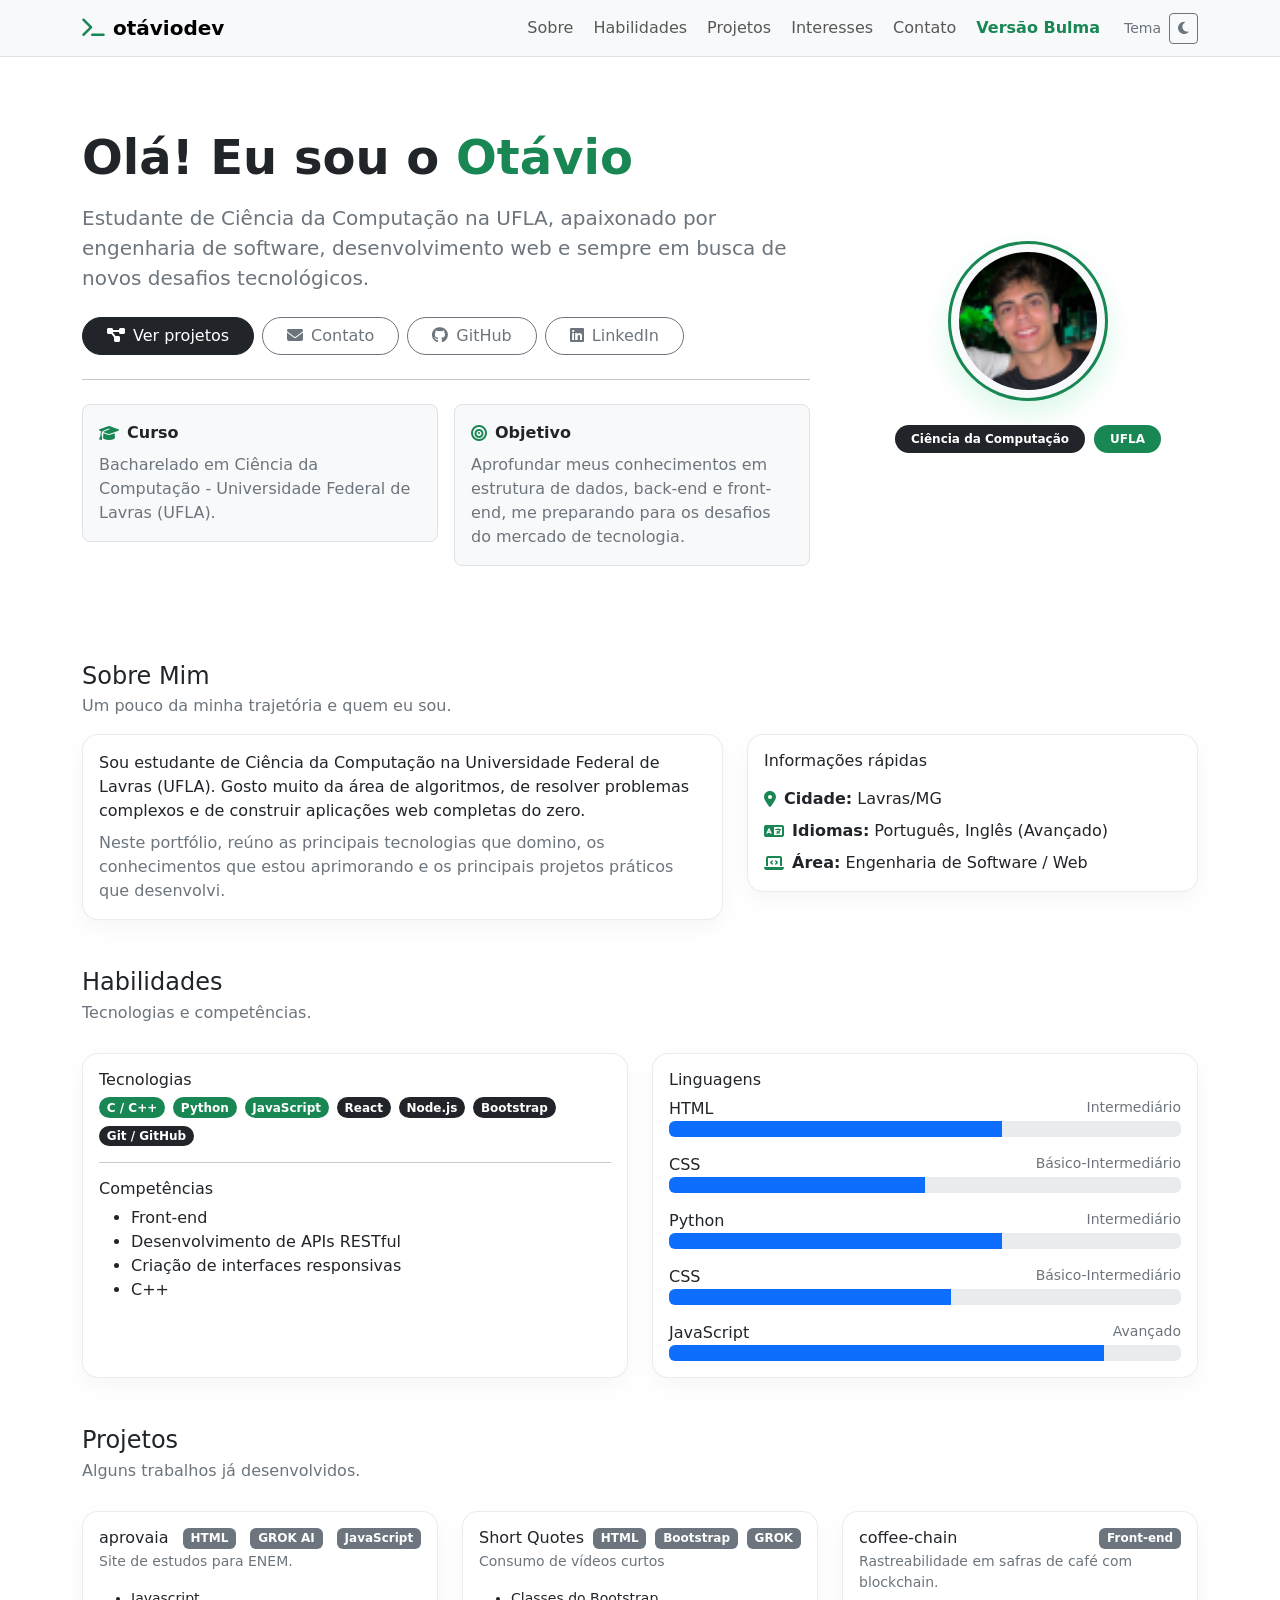
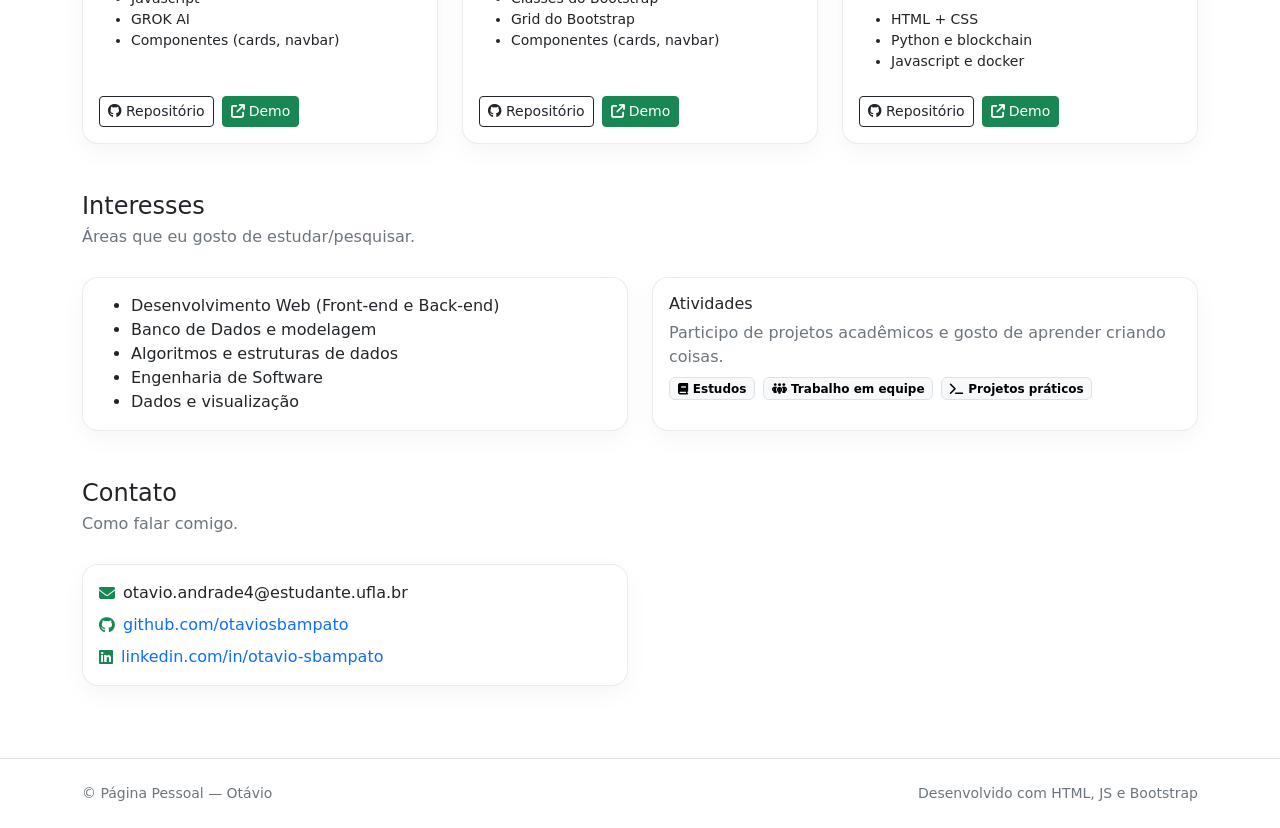
<file: page/index.html>
<!DOCTYPE html>
<html lang="pt-BR" data-bs-theme="light">
    <head>
        <meta charset="utf-8">
        <meta name="viewport" content="width=device-width, initial-scale=1.0">
        <title>Página Pessoal</title>

        <!-- Bootstrap 5 (CSS) -->
        <link href="https://cdn.jsdelivr.net/npm/bootstrap@5.3.3/dist/css/bootstrap.min.css" rel="stylesheet">

        <!-- Font Awesome (ícones) -->
        <link rel="stylesheet" href="https://cdnjs.cloudflare.com/ajax/libs/font-awesome/6.5.0/css/all.min.css">

        <!-- CSS do projeto (externo) -->
        <link rel="stylesheet" href="assets/css/styles.css">
    </head>
    <body class="bg-body">
        <!-- Navbar -->
        <nav class="navbar navbar-expand-lg border-bottom bg-body-tertiary sticky-top">
            <div class="container">
                <a class="navbar-brand fw-bold" href="#top">
                    <i class="fa-solid fa-terminal me-2 text-success"></i>otáviodev
                </a>
                <button class="navbar-toggler" type="button" data-bs-toggle="collapse" data-bs-target="#navContent">
                    <span class="navbar-toggler-icon"></span>
                </button>
                <div class="collapse navbar-collapse" id="navContent">
                    <ul class="navbar-nav ms-auto gap-lg-1">
                        <li class="nav-item"><a class="nav-link" href="#sobre">Sobre</a></li>
                        <li class="nav-item"><a class="nav-link" href="#habilidades">Habilidades</a></li>
                        <li class="nav-item"><a class="nav-link" href="#projetos">Projetos</a></li>
                        <li class="nav-item"><a class="nav-link" href="#interesses">Interesses</a></li>
                        <li class="nav-item"><a class="nav-link" href="#contato">Contato</a></li>
                        <li class="nav-item"><a class="nav-link fw-bold text-success" href="bulma.html">Versão Bulma</a></li>
                    </ul>
                    <div class="ms-lg-3 d-flex align-items-center gap-2 py-2 py-lg-0">
                        <span class="small text-secondary d-none d-lg-inline">Tema</span>
                        <button id="themeToggle" class="btn btn-outline-secondary btn-sm" type="button">
                            <i class="fa-solid fa-moon"></i>
                        </button>
                    </div>
                </div>
            </div>
        </nav>

        <!-- Header / Informações Básicas -->
        <header id="top" class="py-5">
            <div class="container">
                <div class="row align-items-center g-5 py-lg-4">
                    <div class="col-12 col-lg-4 text-center order-lg-2">
                        <img class="profile-img p-2 bg-body-tertiary" src="assets/img/foto.png" alt="Foto de perfil">
                        <div class="mt-4">
                            <span class="badge rounded-pill text-bg-dark px-3 py-2 me-1">Ciência da Computação</span>
                            <span class="badge rounded-pill text-bg-success px-3 py-2">UFLA</span>
                        </div>
                    </div>
                    <div class="col-12 col-lg-8 order-lg-1">
                        <h1 class="display-5 fw-bold mb-3">
                            Olá! Eu sou o <span class="text-success">Otávio</span>
                        </h1>
                        <p class="lead text-secondary mb-4">
                            Estudante de Ciência da Computação na UFLA, apaixonado por engenharia de software, desenvolvimento web e sempre em busca de novos desafios tecnológicos.
                        </p>
                        <div class="d-flex flex-wrap gap-2">
                            <a class="btn btn-dark rounded-pill px-4" href="#projetos">
                                <i class="fa-solid fa-diagram-project me-2"></i>Ver projetos
                            </a>
                            <a class="btn btn-outline-secondary rounded-pill px-4" href="#contato">
                                <i class="fa-solid fa-envelope me-2"></i>Contato
                            </a>
                            <a class="btn btn-outline-secondary rounded-pill px-4" href="https://github.com/otaviosb" target="_blank">
                                <i class="fa-brands fa-github me-2"></i>GitHub
                            </a>
                            <a class="btn btn-outline-secondary rounded-pill px-4" href="https://www.linkedin.com/in/otaviosb" target="_blank">
                                <i class="fa-brands fa-linkedin me-2"></i>LinkedIn
                            </a>
                        </div>
                        <hr class="my-4">
                        <div class="row g-3">
                            <div class="col-12 col-md-6">
                                <div class="p-3 rounded-3 border bg-body-tertiary">
                                    <div class="d-flex align-items-center gap-2 mb-2">
                                        <i class="fa-solid fa-graduation-cap text-success"></i>
                                        <strong>Curso</strong>
                                    </div>
                                    <p class="mb-0 text-secondary">
                                        Bacharelado em Ciência da Computação - Universidade Federal de Lavras (UFLA).
                                    </p>
                                </div>
                            </div>
                            <div class="col-12 col-md-6">
                                <div class="p-3 rounded-3 border bg-body-tertiary">
                                    <div class="d-flex align-items-center gap-2 mb-2">
                                        <i class="fa-solid fa-bullseye text-success"></i>
                                        <strong>Objetivo</strong>
                                    </div>
                                    <p class="mb-0 text-secondary">
                                        Aprofundar meus conhecimentos em estrutura de dados, back-end e front-end, me preparando para os desafios do mercado de tecnologia.
                                    </p>
                                </div>
                            </div>
                        </div>
                    </div>
                </div>
            </div>
        </header>

        <main class="pb-5">
            <!-- Sobre -->
            <section id="sobre" class="py-4">
                <div class="container">
                    <div class="mb-3">
                        <h2 class="h4 mb-1">Sobre Mim</h2>
                        <p class="text-secondary mb-0">Um pouco da minha trajetória e quem eu sou.</p>
                    </div>
                    <div class="row g-4">
                        <div class="col-12 col-lg-7">
                            <div class="card shadow-sm">
                                <div class="card-body">
                                    <p class="mb-2">
                                        Sou estudante de Ciência da Computação na Universidade Federal de Lavras (UFLA). Gosto muito da área de algoritmos, de resolver problemas complexos e de construir aplicações web completas do zero.
                                    </p>
                                    <p class="mb-0 text-secondary">
                                        Neste portfólio, reúno as principais tecnologias que domino, os conhecimentos que estou aprimorando e os principais projetos práticos que desenvolvi.
                                    </p>
                                </div>
                            </div>
                        </div>
                        <div class="col-12 col-lg-5">
                            <div class="card shadow-sm">
                                <div class="card-body">
                                    <h3 class="h6 mb-3">Informações rápidas</h3>
                                    <ul class="list-unstyled mb-0">
                                        <li class="d-flex gap-2 mb-2">
                                            <i class="fa-solid fa-location-dot text-success mt-1"></i>
                                            <div><strong>Cidade:</strong> Lavras/MG</div>
                                        </li>
                                        <li class="d-flex gap-2 align-items-start mb-2">
                                            <i class="fa-solid fa-language mt-1 text-success"></i>
                                            <div><strong>Idiomas:</strong> Português, Inglês (Avançado)</div>
                                        </li>
                                        <li class="d-flex gap-2">
                                            <i class="fa-solid fa-laptop-code text-success mt-1"></i>
                                            <div><strong>Área:</strong> Engenharia de Software / Web</div>
                                        </li>
                                    </ul>
                                </div>
                            </div>
                        </div>
                    </div>
                </div>
            </section>
            <!-- Habilidades -->
            <section id="habilidades" class="py-4">
                <div class="container">
                    <div class="section-title">
                        <h2 class="h4 mb-1">Habilidades</h2>
                        <p class="text-secondary mb-0">Tecnologias e competências.</p>
                    </div>
                    <div class="row g-4 mt-1">
                        <div class="col-12 col-lg-6">
                            <div class="card shadow-sm h-100">
                                <div class="card-body">
                                    <h3 class="h6">Tecnologias</h3>
                                    <div class="d-flex flex-wrap gap-2">
                                        <span class="badge rounded-pill text-bg-success">C / C++</span>
                                        <span class="badge rounded-pill text-bg-success">Python</span>
                                        <span class="badge rounded-pill text-bg-success">JavaScript</span>
                                        <span class="badge rounded-pill text-bg-dark">React</span>
                                        <span class="badge rounded-pill text-bg-dark">Node.js</span>
                                        <span class="badge rounded-pill text-bg-dark">Bootstrap</span>
                                        <span class="badge rounded-pill text-bg-dark">Git / GitHub</span>
                                    </div>
                                    <hr>
                                    <h3 class="h6">Competências</h3>
                                    <ul class="mb-0">
                                        <li>Front-end</li>
                                        <li>Desenvolvimento de APIs RESTful</li>
                                        <li>Criação de interfaces responsivas</li>
                                        <li>C++</li>
                                    </ul>
                                </div>
                            </div>
                        </div>
                        <div class="col-12 col-lg-6">
                            <div class="card shadow-sm h-100">
                                <div class="card-body">
                                    <h3 class="h6">Linguagens</h3>
                                    <div class="mb-3">
                                        <div class="d-flex justify-content-between">
                                            <span>HTML</span><span class="text-secondary small">Intermediário</span>
                                        </div>
                                        <div class="progress" role="progressbar" aria-label="HTML" aria-valuenow="70" aria-valuemin="0" aria-valuemax="100">
                                            <div class="progress-bar" style="width: 65%"></div>
                                        </div>
                                    </div>
                                    <div class="mb-3">
                                        <div class="d-flex justify-content-between">
                                            <span>CSS</span><span class="text-secondary small">Básico-Intermediário</span>
                                        </div>
                                        <div class="progress" role="progressbar" aria-label="CSS" aria-valuenow="55" aria-valuemin="0" aria-valuemax="100">
                                            <div class="progress-bar" style="width: 50%"></div>
                                        </div>
                                    </div>
                                    <div class="mb-3">
                                        <div class="d-flex justify-content-between">
                                            <span>Python</span><span class="text-secondary small">Intermediário</span>
                                        </div>
                                        <div class="progress" role="progressbar" aria-label="CSS" aria-valuenow="55" aria-valuemin="0" aria-valuemax="100">
                                            <div class="progress-bar" style="width: 65%"></div>
                                        </div>
                                    </div>
                                    <div class="mb-3">
                                        <div class="d-flex justify-content-between">
                                            <span>CSS</span><span class="text-secondary small">Básico-Intermediário</span>
                                        </div>
                                        <div class="progress" role="progressbar" aria-label="CSS" aria-valuenow="55" aria-valuemin="0" aria-valuemax="100">
                                            <div class="progress-bar" style="width: 55%"></div>
                                        </div>
                                    </div>
                                    <div class="mb-0">
                                        <div class="d-flex justify-content-between">
                                            <span>JavaScript</span><span class="text-secondary small">Avançado</span>
                                        </div>
                                        <div class="progress" role="progressbar" aria-label="JavaScript" aria-valuenow="65" aria-valuemin="0" aria-valuemax="100">
                                            <div class="progress-bar" style="width: 85%"></div>
                                        </div>
                                    </div>
                                </div>
                            </div>
                        </div>
                    </div>
                </div>
            </section>
            <!-- Projetos -->
            <section id="projetos" class="py-4">
                <div class="container">
                    <div class="section-title">
                        <h2 class="h4 mb-1">Projetos</h2>
                        <p class="text-secondary mb-0">Alguns trabalhos já desenvolvidos.</p>
                    </div>
                    <div class="row g-4 mt-1">
                        <div class="col-12 col-md-6 col-lg-4">
                            <div class="card shadow-sm h-100">
                                <div class="card-body d-flex flex-column">
                                    <div class="d-flex align-items-start justify-content-between gap-2">
                                        <h3 class="h6 mb-1">aprovaia</h3>
                                        <span class="badge text-bg-secondary">HTML</span>
                                        <span class="badge text-bg-secondary">GROK AI</span>
                                        <span class="badge text-bg-secondary">JavaScript</span>
                                    </div>
                                    <p class="text-secondary small">
                                        Site de estudos para ENEM.
                                    </p>
                                    <ul class="small mb-4">
                                        <li>Javascript</li>
                                        <li>GROK AI</li>
                                        <li>Componentes (cards, navbar)</li>
                                    </ul>
                                    <div class="mt-auto d-flex gap-2">
                                        <a class="btn btn-sm btn-outline-dark" href="https://github.com/otaviosbampato/aprovaia" target="_blank" rel="noreferrer">
                                            <i class="fa-brands fa-github me-1"></i>Repositório
                                        </a>
                                        <a class="btn btn-sm btn-success" href="#" target="_blank" rel="noreferrer">
                                            <i class="fa-solid fa-arrow-up-right-from-square me-1"></i>Demo
                                        </a>
                                    </div>
                                </div>
                            </div>
                        </div>
                        <div class="col-12 col-md-6 col-lg-4">
                            <div class="card shadow-sm h-100">
                                <div class="card-body d-flex flex-column">
                                    <div class="d-flex align-items-start justify-content-between gap-2">
                                        <h3 class="h6 mb-1">Short Quotes</h3>
                                        <span class="badge text-bg-secondary">HTML</span>
                                        <span class="badge text-bg-secondary">Bootstrap</span>
                                        <span class="badge text-bg-secondary">GROK</span>
                                    </div>
                                    <p class="text-secondary small">
                                        Consumo de vídeos curtos
                                    </p>
                                    <ul class="small mb-4">
                                        <li>Classes do Bootstrap</li>
                                        <li>Grid do Bootstrap</li>
                                        <li>Componentes (cards, navbar)</li>
                                    </ul>
                                    <div class="mt-auto d-flex gap-2">
                                        <a class="btn btn-sm btn-outline-dark" href="https://github.com/FredMaia/shortQuotes" target="_blank" rel="noreferrer">
                                            <i class="fa-brands fa-github me-1"></i>Repositório
                                        </a>
                                        <a class="btn btn-sm btn-success" href="#" target="_blank" rel="noreferrer">
                                            <i class="fa-solid fa-arrow-up-right-from-square me-1"></i>Demo
                                        </a>
                                    </div>
                                </div>
                            </div>
                        </div>
                        <div class="col-12 col-md-6 col-lg-4">
                            <div class="card shadow-sm h-100">
                                <div class="card-body d-flex flex-column">
                                    <div class="d-flex align-items-start justify-content-between gap-2">
                                        <h3 class="h6 mb-1">coffee-chain</h3>
                                        <span class="badge text-bg-secondary">Front-end</span>
                                    </div>
                                    <p class="text-secondary small">
                                        Rastreabilidade em safras de café com blockchain.
                                    </p>
                                    <ul class="small mb-4">
                                        <li>HTML + CSS</li>
                                        <li>Python e blockchain</li>
                                        <li>Javascript e docker</li>
                                    </ul>
                                    <div class="mt-auto d-flex gap-2">
                                        <a class="btn btn-sm btn-outline-dark" href="https://github.com/isaccunha/coffee-chain" target="_blank" rel="noreferrer">
                                            <i class="fa-brands fa-github me-1"></i>Repositório
                                        </a>
                                        <a class="btn btn-sm btn-success" href="#" target="_blank" rel="noreferrer">
                                            <i class="fa-solid fa-arrow-up-right-from-square me-1"></i>Demo
                                        </a>
                                    </div>
                                </div>
                            </div>
                        </div>
                    </div>
                </div>
            </section>
            <!-- Interesses -->
            <section id="interesses" class="py-4">
                <div class="container">
                    <div class="section-title">
                        <h2 class="h4 mb-1">Interesses</h2>
                        <p class="text-secondary mb-0">Áreas que eu gosto de estudar/pesquisar.</p>
                    </div>
                    <div class="row g-4 mt-1">
                        <div class="col-12 col-lg-6">
                            <div class="card shadow-sm h-100">
                                <div class="card-body">
                                    <ul class="mb-0">
                                    <li>Desenvolvimento Web (Front-end e Back-end)</li>
                                    <li>Banco de Dados e modelagem</li>
                                    <li>Algoritmos e estruturas de dados</li>
                                    <li>Engenharia de Software</li>
                                    <li>Dados e visualização</li>
                                    </ul>
                                </div>
                            </div>
                        </div>
                        <div class="col-12 col-lg-6">
                            <div class="card shadow-sm h-100">
                                <div class="card-body">
                                    <h3 class="h6">Atividades</h3>
                                    <p class="text-secondary mb-2">
                                        Participo de projetos acadêmicos e gosto de aprender criando coisas.
                                    </p>
                                    <div class="d-flex flex-wrap gap-2">
                                        <span class="badge text-bg-light border"><i class="fa-solid fa-book me-1"></i>Estudos</span>
                                        <span class="badge text-bg-light border"><i class="fa-solid fa-people-group me-1"></i>Trabalho em equipe</span>
                                        <span class="badge text-bg-light border"><i class="fa-solid fa-terminal me-1"></i>Projetos práticos</span>
                                    </div>
                                </div>
                            </div>
                        </div>
                    </div>
                </div>
            </section>
            <!-- Contato -->
            <section id="contato" class="py-4">
                <div class="container">
                    <div class="section-title">
                        <h2 class="h4 mb-1">Contato</h2>
                        <p class="text-secondary mb-0">Como falar comigo.</p>
                    </div>
                    <div class="row g-4 mt-1">
                        <div class="col-12 col-lg-6">
                            <div class="card shadow-sm">
                                <div class="card-body">
                                    <ul class="list-unstyled mb-0">
                                        <li class="d-flex gap-2 align-items-center mb-2">
                                            <i class="fa-solid fa-envelope text-success"></i>
                                            <span>otavio.andrade4@estudante.ufla.br</span>
                                        </li>
                                        <li class="d-flex gap-2 align-items-center mb-2">
                                            <i class="fa-brands fa-github text-success"></i>
                                            <a class="link-underline link-underline-opacity-0" href="https://github.com/otaviosbampato" target="_blank" rel="noreferrer">
                                                github.com/otaviosbampato
                                            </a>
                                        </li>
                                        <li class="d-flex gap-2 align-items-center">
                                            <i class="fa-brands fa-linkedin text-success"></i>
                                            <a class="link-underline link-underline-opacity-0" href="https://www.linkedin.com/in/otavio-sbampato/" target="_blank" rel="noreferrer">
                                                linkedin.com/in/otavio-sbampato
                                            </a>
                                        </li>
                                    </ul>
                                </div>
                            </div>
                        </div>
                    </div>
                </div>
            </section>
        </main>

        <!-- Rodapé da Página -->
        <footer class="border-top py-4">
            <div class="container d-flex flex-column flex-md-row justify-content-between gap-2">
                <small class="text-secondary">© <span id="year"></span> Página Pessoal — Otávio</small>
                <small class="text-secondary">Desenvolvido com HTML, JS e Bootstrap</small>
            </div>
        </footer>

        <!-- Bootstrap JS (necessário para navbar colapsável) -->
        <script src="https://cdn.jsdelivr.net/npm/bootstrap@5.3.3/dist/js/bootstrap.bundle.min.js"></script>

        <!-- JS do projeto -->
        <script src="assets/js/script.js"></script>
    </body>
</html>
</file>
<file: page/assets/css/styles.css>
/* Ajusta tamanho da imagem de perfil */
.profile-img {
    width: 160px;
    height: 160px;
    border-radius: 999px;
    border: 4px solid rgba(255, 255, 255, 0.7);
}

/* Melhorar espaçamento do âncora/título (por causa da navbar fixa) */
section {
    scroll-margin-top: 90px;
}
/* ====== ESTILOS MODERNOS (Bootstrap e Bulma) ====== */
/* Suaviza as transições de temas (Dark/Light mode) */
body, .box, .card, nav, section, footer {
    transition: background-color 0.3s ease, border-color 0.3s ease, box-shadow 0.3s ease;
}

/* Transições em botões ao focar e remover a sombra dura */
.btn, .button, .tag, a, i {
    transition: all 0.25s ease;
}
.btn:hover, .button:hover {
    transform: translateY(-2px);
    box-shadow: 0 4px 12px rgba(0,0,0,0.15);
}

/* Cards modernos com borda muito suave e hover para levantar levemente */
.card, .box {
    border-radius: 16px !important;
    border: 1px solid rgba(120, 130, 140, 0.15) !important;
    box-shadow: 0 8px 24px rgba(0,0,0,0.04) !important;
}
.card:hover, .box:hover {
    transform: translateY(-4px);
    box-shadow: 0 12px 32px rgba(0,0,0,0.08) !important;
}

/* Deixa imagens de perfil mais incríveis */
.profile-img {
    box-shadow: 0 12px 28px rgba(0, 200, 100, 0.15);
    border: 3px solid var(--bs-success, #48c774) !important;
    object-fit: cover !important;
    border-radius: 50% !important;
}
</file>
